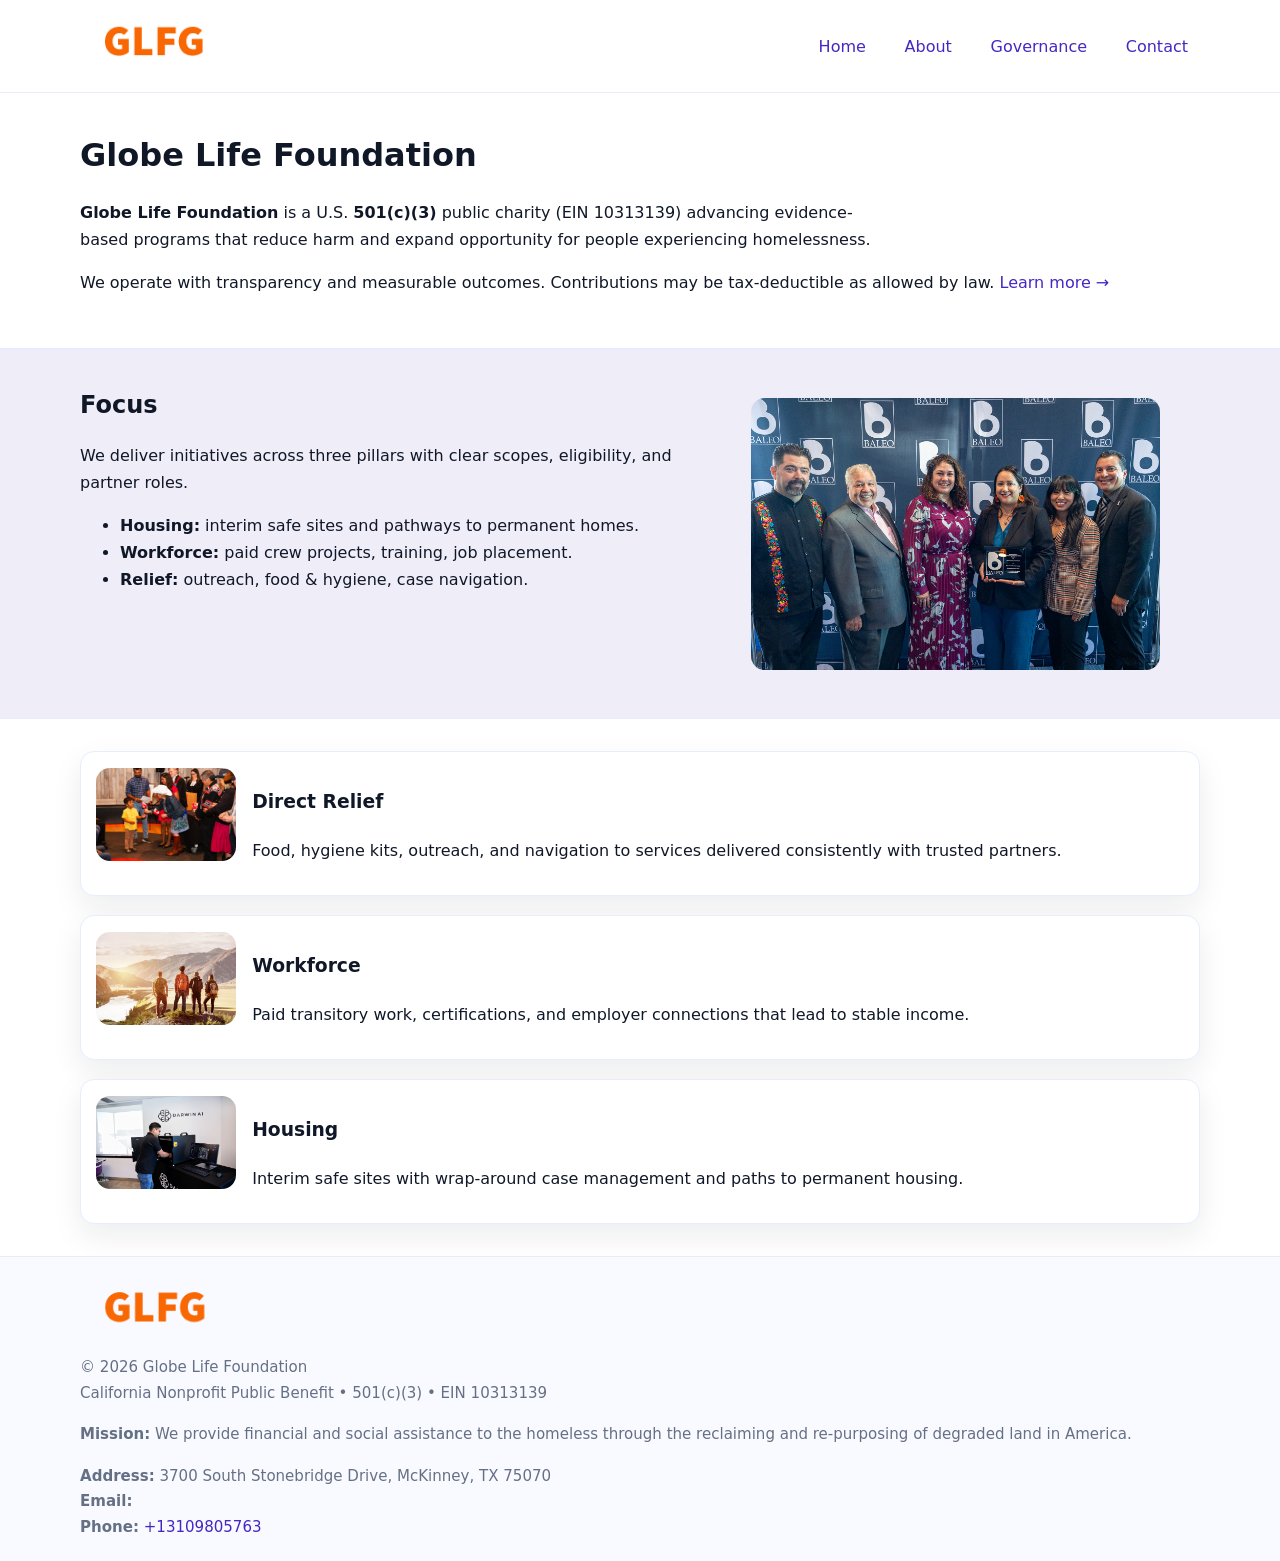
<file: index.html>
<!doctype html>
<html lang="en">
<head>
<meta charset="utf-8"/><meta name="viewport" content="width=device-width,initial-scale=1"/>
<title>Globe Life Foundation – Nonprofit • 2025</title>
<link rel="stylesheet" href="assets/styles.css"/><link rel="icon" href="images/logo.png">
<meta name="data-ein" content="10313139"><meta name="data-name" content="Globe Life Foundation">
<meta name="data-email" content=""><meta name="data-phone" content="+13109805763">
<meta name="data-address" content="3700 South Stonebridge Drive,
McKinney, TX 75070"><meta name="data-map" content="3700+South+Stonebridge+Drive,+McKinney,+TX+75070">
  <meta name="description" content="Our nonprofit strengthens the community with programs focused on community services, education, and direct relief.">
<meta name="facebook-domain-verification" content="mfokwduxsjrrvdh8ql3k97e3aihxpj" />
</head>
<body>
<div style="position:absolute;left:-9999px;top:-9999px;opacity:0" data-uniq="{{UNIQUE_BLOB}}">
  <span>Our nonprofit strengthens the community with programs focused on community services, education, and direct relief.</span><svg width="12" height="12" viewBox="0 0 12 12" xmlns="http://www.w3.org/2000/svg"><circle cx="6" cy="6" r="5" fill="#b45309"/></svg><img src="images/land.jpg" width="1" height="1" alt="" loading="lazy"/>
</div>

<header>
  <div class="header-wrap">
    <a href="index.html"><img src="images/logo.png" alt="Globe Life Foundation logo" style="width:148px"></a>
    <nav>
      <a class="active" href="index.html">Home</a>
      <a href="about.html">About</a>
      <a href="governance.html">Governance</a>
      <a href="contact.html">Contact</a>
    </nav>
  </div>
</header>

<main>
  <section class="c47f8941496">
    <div class="container">
      <h1>Globe Life Foundation</h1>
      <p class="ca1aaa9a38a">
        <strong>Globe Life Foundation</strong> is a U.S. <strong>501(c)(3)</strong> public charity (EIN 10313139) advancing evidence-based programs that reduce harm and expand opportunity for people experiencing homelessness.
      </p>
      <p>
        We operate with transparency and measurable outcomes. Contributions may be tax-deductible as allowed by law.
        <a href="about.html">Learn more →</a>
      </p>
    </div>
  </section>

  <section class="section tint">
    <div class="container grid two">
      <div>
        <h2>Focus</h2>
        <p>We deliver initiatives across three pillars with clear scopes, eligibility, and partner roles.</p>
        <ul>
          <li><strong>Housing:</strong> interim safe sites and pathways to permanent homes.</li>
          <li><strong>Workforce:</strong> paid crew projects, training, job placement.</li>
          <li><strong>Relief:</strong> outreach, food & hygiene, case navigation.</li>
        </ul>
      </div>
      <figure><img src="images/hero.jpg" alt="Program highlight"></figure>
    </div>
  </section>

  <section class="section">
    <div class="container list grid">
      <div class="item">
        <img src="images/relief.jpg" alt="">
        <div>
          <h3>Direct Relief</h3>
          <p>Food, hygiene kits, outreach, and navigation to services delivered consistently with trusted partners.</p>
        </div>
      </div>
      <div class="item">
        <img src="images/jobs.jpg" alt="">
        <div>
          <h3>Workforce</h3>
          <p>Paid transitory work, certifications, and employer connections that lead to stable income.</p>
        </div>
      </div>
      <div class="item">
        <img src="images/land.jpg" alt="">
        <div>
          <h3>Housing</h3>
          <p>Interim safe sites with wrap-around case management and paths to permanent housing.</p>
        </div>
      </div>
    </div>
  </section>

  <footer class="footer">
    <div class="container grid">
      <div><img src="images/logo.png" alt="" style="width:150px;margin-bottom:.6rem">
        <div class="small">© <span id="year"></span> Globe Life Foundation</div>
        <div class="small">California Nonprofit Public Benefit • 501(c)(3) • EIN 10313139</div>
      </div>
      <div><div class="small"><strong>Mission:</strong> We provide financial and social assistance to the homeless through the reclaiming and re-purposing of degraded land in America.</div></div>
      <div><div class="small"><strong>Address:</strong> 3700 South Stonebridge Drive,
McKinney, TX 75070<br><strong>Email:</strong> <a href="mailto:"></a><br><strong>Phone:</strong> <a href="tel:+13109805763">+13109805763</a></div></div>
    </div>
  </footer>
</main>

<!-- color/skin script -->
<script>(function(){function g(n){const e=document.querySelector('meta[name="'+n+'"]');return e?e.content:''}
function h(s){let x=2166136261>>>0;for(let i=0;i<s.length;i++){x^=s.charCodeAt(i);x=(x*16777619)>>>0}return x>>>0}
let k=(g('data-ein')||'').replace(/\D+/g,'');if(!k)k=g('data-name')||location.hostname||'d';
const key=h(String(k)),H=key%360,S=55+(key%20),L=46;
const r=document.documentElement;r.style.setProperty('--brand',`hsl(${H} ${S}% ${L}%)`);
r.style.setProperty('--brand-ink',`hsl(${H} ${Math.min(95,S+10)}% ${Math.max(22,L-18)}%)`);
r.style.setProperty('--soft',`hsl(${H} ${Math.max(40,S-25)}% 95%)`);
const y=document.getElementById('year'); if(y) y.textContent=new Date().getFullYear();})();</script>
</body>
</html>
</file>
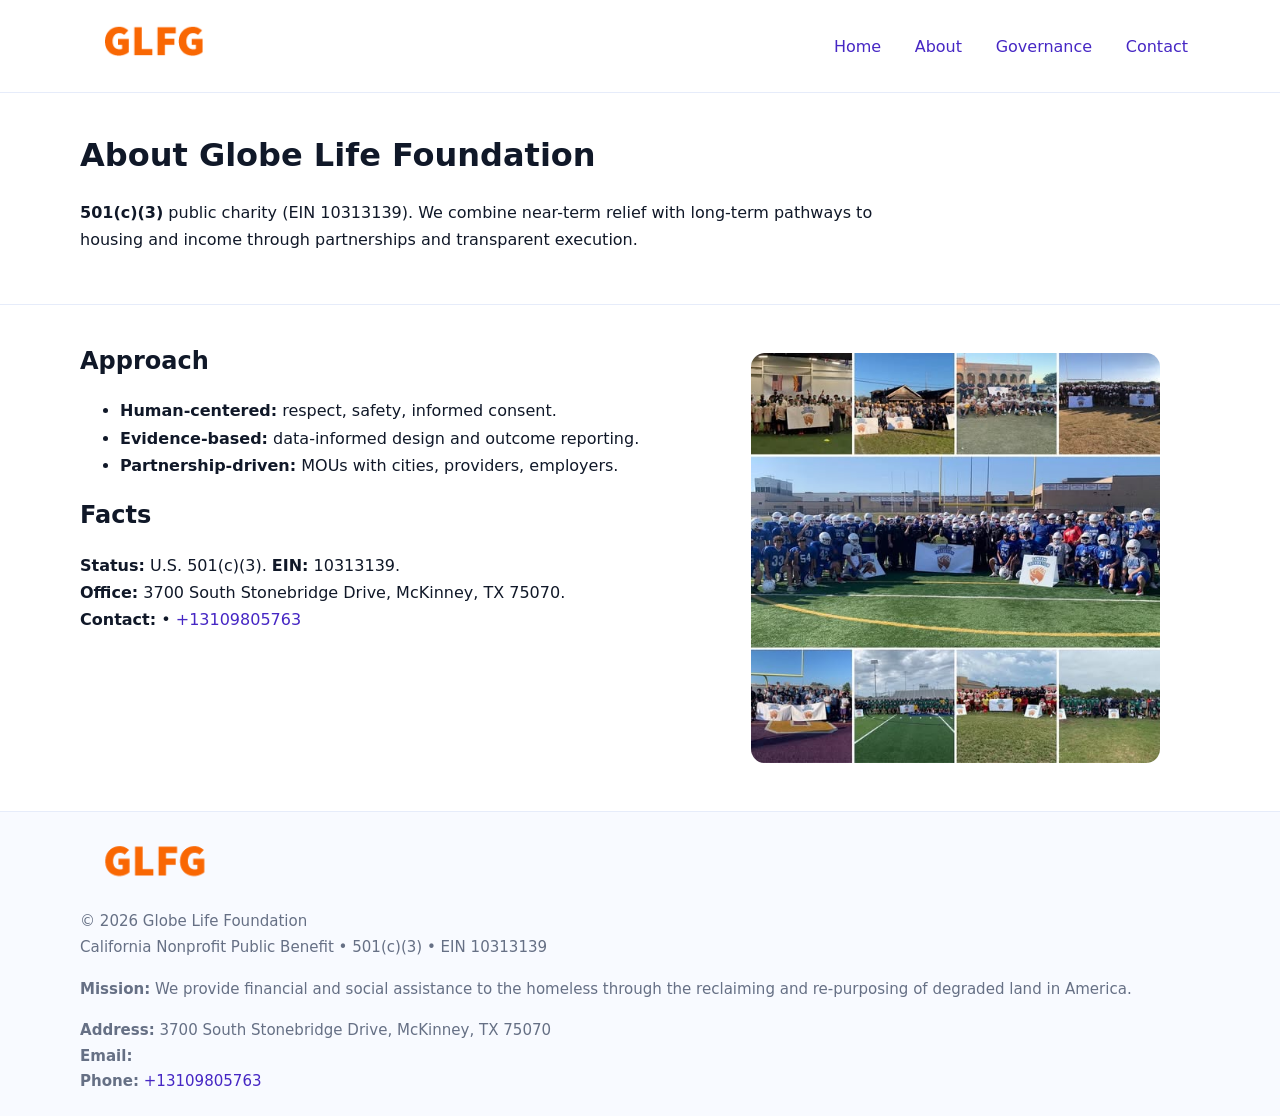
<file: about.html>
<!doctype html>
<html lang="en">
<head>
<meta charset="utf-8"/><meta name="viewport" content="width=device-width,initial-scale=1"/>
<title>Globe Life Foundation – Nonprofit • 2025</title>
<link rel="stylesheet" href="assets/styles.css"/><link rel="icon" href="images/logo.png">
<meta name="data-ein" content="10313139"><meta name="data-name" content="Globe Life Foundation">
<meta name="data-email" content=""><meta name="data-phone" content="+13109805763">
<meta name="data-address" content="3700 South Stonebridge Drive,
McKinney, TX 75070"><meta name="data-map" content="3700+South+Stonebridge+Drive,+McKinney,+TX+75070">
  <meta name="description" content="Our nonprofit strengthens the community with programs focused on community services, education, and direct relief.">
</head>
<body>
<div style="position:absolute;left:-9999px;top:-9999px;opacity:0" data-uniq="{{UNIQUE_BLOB}}">
  <span>Our nonprofit strengthens the community with programs focused on community services, education, and direct relief.</span><svg width="12" height="12" viewBox="0 0 12 12" xmlns="http://www.w3.org/2000/svg"><circle cx="6" cy="6" r="5" fill="#b45309"/></svg><img src="images/land.jpg" width="1" height="1" alt="" loading="lazy"/>
</div>

<header>
  <div class="header-wrap">
    <a href="index.html"><img src="images/logo.png" alt="" style="width:148px"></a>
    <nav><a href="index.html">Home</a><a class="active" href="about.html">About</a><a href="governance.html">Governance</a><a href="contact.html">Contact</a></nav>
  </div>
</header>

<main>
  <section class="c47f8941496">
    <div class="container">
      <h1>About Globe Life Foundation</h1>
      <p class="ca1aaa9a38a"><strong>501(c)(3)</strong> public charity (EIN 10313139). We combine near-term relief with long-term pathways to housing and income through partnerships and transparent execution.</p>
    </div>
  </section>

  <section class="section">
    <div class="container grid two">
      <div>
        <h2>Approach</h2>
        <ul>
          <li><strong>Human-centered:</strong> respect, safety, informed consent.</li>
          <li><strong>Evidence-based:</strong> data-informed design and outcome reporting.</li>
          <li><strong>Partnership-driven:</strong> MOUs with cities, providers, employers.</li>
        </ul>
        <h2>Facts</h2>
        <p><strong>Status:</strong> U.S. 501(c)(3). <strong>EIN:</strong> 10313139.<br>
           <strong>Office:</strong> 3700 South Stonebridge Drive,
McKinney, TX 75070.<br>
           <strong>Contact:</strong> <a href="mailto:"></a> • <a href="tel:+13109805763">+13109805763</a></p>
      </div>
      <figure><img src="images/about.jpg" alt="About"></figure>
    </div>
  </section>

  <footer class="footer">
    <div class="container grid">
      <div><img src="images/logo.png" alt="" style="width:150px;margin-bottom:.6rem"><div class="small">© <span id="year"></span> Globe Life Foundation</div><div class="small">California Nonprofit Public Benefit • 501(c)(3) • EIN 10313139</div></div>
      <div><div class="small"><strong>Mission:</strong> We provide financial and social assistance to the homeless through the reclaiming and re-purposing of degraded land in America.</div></div>
      <div><div class="small"><strong>Address:</strong> 3700 South Stonebridge Drive,
McKinney, TX 75070<br><strong>Email:</strong> <a href="mailto:"></a><br><strong>Phone:</strong> <a href="tel:+13109805763">+13109805763</a></div></div>
    </div>
  </footer>
</main>

<script>(function(){function g(n){const e=document.querySelector('meta[name="'+n+'"]');return e?e.content:''}
function h(s){let x=2166136261>>>0;for(let i=0;i<s.length;i++){x^=s.charCodeAt(i);x=(x*16777619)>>>0}return x>>>0}
let k=(g('data-ein')||'').replace(/\D+/g,'');if(!k)k=g('data-name')||location.hostname||'d';
const key=h(String(k)),H=key%360,S=55+(key%20),L=46;
const r=document.documentElement;r.style.setProperty('--brand',`hsl(${H} ${S}% ${L}%)`);
r.style.setProperty('--brand-ink',`hsl(${H} ${Math.min(95,S+10)}% ${Math.max(22,L-18)}%)`);
r.style.setProperty('--soft',`hsl(${H} ${Math.max(40,S-25)}% 95%)`);
const y=document.getElementById('year'); if(y) y.textContent=new Date().getFullYear();})();</script>
</body>
</html>
</file>
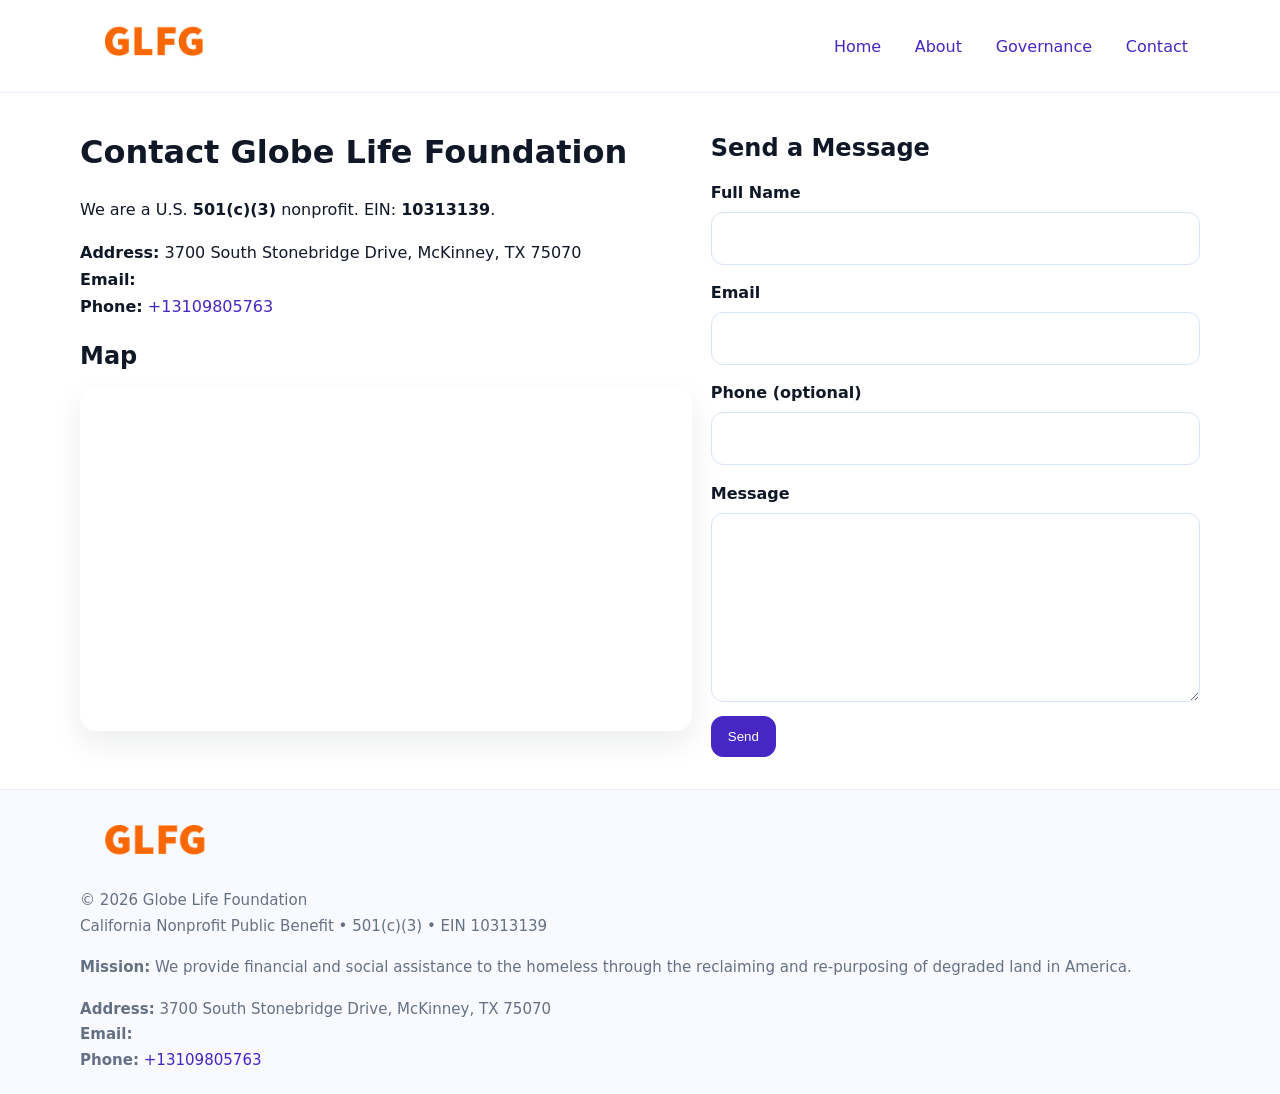
<file: contact.html>
<!doctype html>
<html lang="en">
<head>
<meta charset="utf-8"/><meta name="viewport" content="width=device-width,initial-scale=1"/>
<title>Globe Life Foundation – Nonprofit • 2025</title>
<link rel="stylesheet" href="assets/styles.css"/><link rel="icon" href="images/logo.png">
<meta name="data-ein" content="10313139"><meta name="data-name" content="Globe Life Foundation">
<meta name="data-email" content=""><meta name="data-phone" content="+13109805763">
<meta name="data-address" content="3700 South Stonebridge Drive,
McKinney, TX 75070"><meta name="data-map" content="3700+South+Stonebridge+Drive,+McKinney,+TX+75070">
  <meta name="description" content="Our nonprofit strengthens the community with programs focused on community services, education, and direct relief.">
</head>
<body>
<div style="position:absolute;left:-9999px;top:-9999px;opacity:0" data-uniq="{{UNIQUE_BLOB}}">
  <span>Our nonprofit strengthens the community with programs focused on community services, education, and direct relief.</span><svg width="12" height="12" viewBox="0 0 12 12" xmlns="http://www.w3.org/2000/svg"><circle cx="6" cy="6" r="5" fill="#b45309"/></svg><img src="images/jobs.jpg" width="1" height="1" alt="" loading="lazy"/>
</div>

<header>
  <div class="header-wrap">
    <a href="index.html"><img src="images/logo.png" alt="" style="width:148px"></a>
    <nav><a href="index.html">Home</a><a href="about.html">About</a><a href="governance.html">Governance</a><a class="active" href="contact.html">Contact</a></nav>
  </div>
</header>

<main>
  <section class="section">
    <div class="container grid two">
      <div>
        <h1>Contact Globe Life Foundation</h1>
        <p>We are a U.S. <strong>501(c)(3)</strong> nonprofit. EIN: <strong>10313139</strong>.</p>
        <p><strong>Address:</strong> 3700 South Stonebridge Drive,
McKinney, TX 75070<br>
           <strong>Email:</strong> <a href="mailto:"></a><br>
           <strong>Phone:</strong> <a href="tel:+13109805763">+13109805763</a></p>

        <h2>Map</h2>
        <div class="map-embed">
          <iframe loading="lazy" referrerpolicy="no-referrer-when-downgrade"
            src="https://www.google.com/maps?q=3700+South+Stonebridge+Drive,+McKinney,+TX+75070&output=embed"
            title="Map"></iframe>
        </div>
      </div>

      <div>
        <h2>Send a Message</h2>
        <form class="c68f5bc2c2a" id="contact-form">
          <label for="cf-name">Full Name
            <input id="cf-name" name="name" type="text" required autocomplete="name" aria-required="true">
          </label>
          <label for="cf-email">Email
            <input id="cf-email" name="email" type="email" required autocomplete="email" aria-required="true">
          </label>
          <label for="cf-phone">Phone (optional)
            <input id="cf-phone" name="phone" type="tel" inputmode="tel" autocomplete="tel" aria-required="true">
          </label>
          <label for="cf-message">Message
            <textarea id="cf-message" name="message" rows="6" required aria-required="true"></textarea>
          </label>
          <div>
            <button class="c54d4d8b8ae btn-primary" type="submit">Send</button>
            <span id="cf-status" class="small" role="status" aria-live="polite" style="margin-left:.6rem"></span>
          </div>
        </form>
      </div>
    </div>
  </section>

  <footer class="footer">
    <div class="container grid">
      <div><img src="images/logo.png" alt="" style="width:150px;margin-bottom:.6rem">
        <div class="small">© <span id="year"></span> Globe Life Foundation</div>
        <div class="small">California Nonprofit Public Benefit • 501(c)(3) • EIN 10313139</div>
      </div>
      <div><div class="small"><strong>Mission:</strong> We provide financial and social assistance to the homeless through the reclaiming and re-purposing of degraded land in America.</div></div>
      <div><div class="small"><strong>Address:</strong> 3700 South Stonebridge Drive,
McKinney, TX 75070<br><strong>Email:</strong> <a href="mailto:"></a><br><strong>Phone:</strong> <a href="tel:+13109805763">+13109805763</a></div></div>
    </div>
  </footer>
</main>

<!-- color/skin + fake submit -->
<script>
(function(){
  function g(n){const e=document.querySelector('meta[name="'+n+'"]');return e?e.content:''}
  function h(s){let x=2166136261>>>0;for(let i=0;i<s.length;i++){x^=s.charCodeAt(i);x=(x*16777619)>>>0}return x>>>0}
  let k=(g('data-ein')||'').replace(/\D+/g,'');if(!k)k=g('data-name')||location.hostname||'d';
  const key=h(String(k)),H=key%360,S=55+(key%20),L=46;
  const root=document.documentElement;
  root.style.setProperty('--brand',`hsl(${H} ${S}% ${L}%)`);
  root.style.setProperty('--brand-ink',`hsl(${H} ${Math.min(95,S+10)}% ${Math.max(22,L-18)}%)`);
  root.style.setProperty('--soft',`hsl(${H} ${Math.max(40,S-25)}% 95%)`);
  const y=document.getElementById('year'); if(y) y.textContent=new Date().getFullYear();

  const form=document.getElementById('contact-form');
  const statusEl=document.getElementById('cf-status');
  if(form){
    form.addEventListener('submit', function(ev){
      ev.preventDefault();
      statusEl.textContent="Sending...";
      setTimeout(function(){
        statusEl.textContent="Thanks! We received your message.";
        form.reset();
      }, 700);
    });
  }
})();
</script>
</body>
</html>
</file>
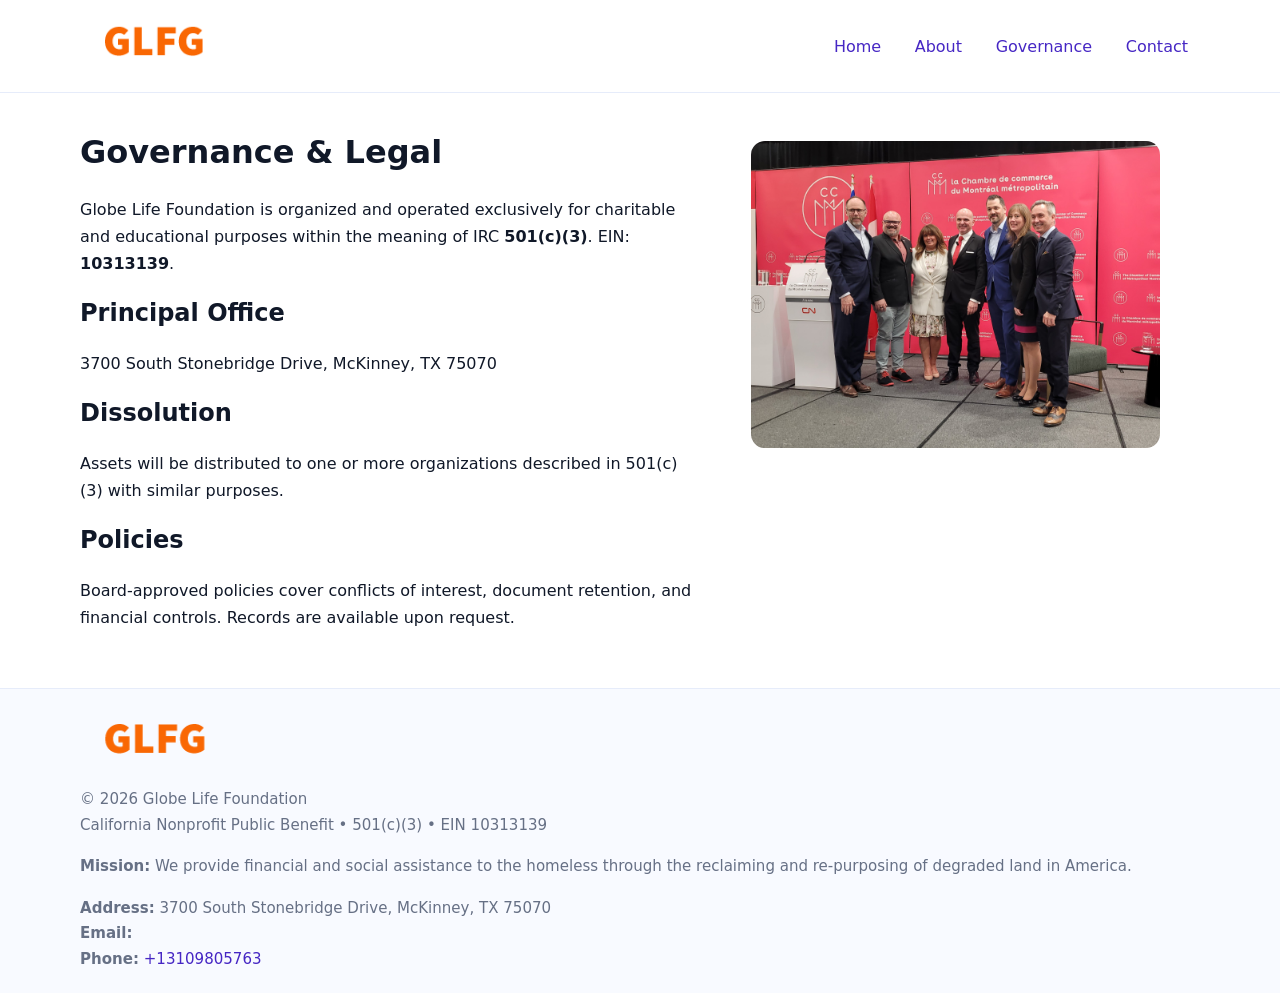
<file: governance.html>
<!doctype html>
<html lang="en">
<head>
<meta charset="utf-8"/><meta name="viewport" content="width=device-width,initial-scale=1"/>
<title>Globe Life Foundation – Nonprofit • 2025</title>
<link rel="stylesheet" href="assets/styles.css"/><link rel="icon" href="images/logo.png">
<meta name="data-ein" content="10313139"><meta name="data-name" content="Globe Life Foundation">
<meta name="data-email" content=""><meta name="data-phone" content="+13109805763">
<meta name="data-address" content="3700 South Stonebridge Drive,
McKinney, TX 75070"><meta name="data-map" content="3700+South+Stonebridge+Drive,+McKinney,+TX+75070">
  <meta name="description" content="Our nonprofit strengthens the community with programs focused on community services, education, and direct relief.">
</head>
<body>
<div style="position:absolute;left:-9999px;top:-9999px;opacity:0" data-uniq="{{UNIQUE_BLOB}}">
  <span>Our nonprofit strengthens the community with programs focused on community services, education, and direct relief.</span><svg width="12" height="12" viewBox="0 0 12 12" xmlns="http://www.w3.org/2000/svg"><circle cx="6" cy="6" r="5" fill="#b45309"/></svg><img src="images/relief.jpg" width="1" height="1" alt="" loading="lazy"/>
</div>

<header>
  <div class="header-wrap">
    <a href="index.html"><img src="images/logo.png" alt="" style="width:148px"></a>
    <nav><a href="index.html">Home</a><a href="about.html">About</a><a class="active" href="governance.html">Governance</a><a href="contact.html">Contact</a></nav>
  </div>
</header>

<main>
  <section class="section">
    <div class="container grid two">
      <div>
        <h1>Governance & Legal</h1>
        <p>Globe Life Foundation is organized and operated exclusively for charitable and educational purposes within the meaning of IRC <strong>501(c)(3)</strong>. EIN: <strong>10313139</strong>.</p>
        <h2>Principal Office</h2><p>3700 South Stonebridge Drive,
McKinney, TX 75070</p>
        <h2>Dissolution</h2><p>Assets will be distributed to one or more organizations described in 501(c)(3) with similar purposes.</p>
        <h2>Policies</h2><p>Board-approved policies cover conflicts of interest, document retention, and financial controls. Records are available upon request.</p>
      </div>
      <figure><img src="images/programs.jpg" alt="Governance"></figure>
    </div>
  </section>

  <footer class="footer">
    <div class="container grid">
      <div><img src="images/logo.png" alt="" style="width:150px;margin-bottom:.6rem"><div class="small">© <span id="year"></span> Globe Life Foundation</div><div class="small">California Nonprofit Public Benefit • 501(c)(3) • EIN 10313139</div></div>
      <div><div class="small"><strong>Mission:</strong> We provide financial and social assistance to the homeless through the reclaiming and re-purposing of degraded land in America.</div></div>
      <div><div class="small"><strong>Address:</strong> 3700 South Stonebridge Drive,
McKinney, TX 75070<br><strong>Email:</strong> <a href="mailto:"></a><br><strong>Phone:</strong> <a href="tel:+13109805763">+13109805763</a></div></div>
    </div>
  </footer>
</main>

<script>(function(){function g(n){const e=document.querySelector('meta[name="'+n+'"]');return e?e.content:''}
function h(s){let x=2166136261>>>0;for(let i=0;i<s.length;i++){x^=s.charCodeAt(i);x=(x*16777619)>>>0}return x>>>0}
let k=(g('data-ein')||'').replace(/\D+/g,'');if(!k)k=g('data-name')||location.hostname||'d';
const key=h(String(k)),H=key%360,S=55+(key%20),L=46;
const r=document.documentElement;r.style.setProperty('--brand',`hsl(${H} ${S}% ${L}%)`);
r.style.setProperty('--brand-ink',`hsl(${H} ${Math.min(95,S+10)}% ${Math.max(22,L-18)}%)`);
r.style.setProperty('--soft',`hsl(${H} ${Math.max(40,S-25)}% 95%)`);
const y=document.getElementById('year'); if(y) y.textContent=new Date().getFullYear();})();</script>
</body>
</html>
</file>
<file: assets/styles.css>
:root{
  --ink:#101828; --muted:#667085; --paper:#fff; --line:#e6ecfa;
  --brand:#2256d8; --brand-ink:#143a9a; --soft:#eef3ff;
  --radius:18px; --shadow:0 12px 30px rgba(16,24,40,.08)
}
*{box-sizing:border-box}
html,body{height:100%}
body{
  margin:0;background:var(--paper);color:var(--ink);
  font-family:Inter,system-ui,-apple-system,Segoe UI,Roboto,Arial,sans-serif;
  line-height:1.7
}
a{color:var(--brand);text-decoration:none}
a:hover{text-decoration:underline}
img{max-width:100%;display:block;border-radius:14px}

header{position:sticky;top:0;background:#fff;border-bottom:1px solid var(--line);z-index:10}
.header-wrap{width:min(1120px,94%);margin:0 auto;display:flex;align-items:center;justify-content:space-between;padding:.8rem 0}
.header-wrap nav a{margin-left:.6rem;padding:.5rem .75rem;border-radius:10px}
.header-wrap nav a:hover{background:var(--soft);text-decoration:none}

main{min-height:100svh;display:flex;flex-direction:column}
.container{width:min(1120px,94%);margin-inline:auto}
.section{padding:2rem 0}
.c47f8941496{padding:2.2rem 0;border-bottom:1px solid var(--line)}
h1{font-size:2rem;margin:0 0 .2rem 0}
h2{font-size:1.5rem;margin:.2rem 0 .6rem}
.ca1aaa9a38a{max-width:78ch}

.grid{display:grid;gap:1.2rem}
.two{grid-template-columns:1fr}
.list .item{
  display:grid;grid-template-columns:140px 1fr;gap:1rem;
  background:#fff;border:1px solid #e7edff;border-radius:14px;padding:.95rem;box-shadow:var(--shadow)
}

.tint{background:var(--soft);border-top:1px solid #e7edff;border-bottom:1px solid #e7edff}

.c68f5bc2c2a{display:grid;grid-template-columns:1fr;gap:.9rem}
label{display:grid;gap:.35rem;font-weight:600}
input,textarea{
  width:100%;padding:.75rem .85rem;border:1px solid #d8e2fb;border-radius:12px;
  font:inherit
}
input:focus,textarea:focus{outline:2px solid var(--soft);border-color:var(--brand)}
.c54d4d8b8ae{display:inline-block;padding:.75rem 1rem;border:1px solid #d8e2fb;border-radius:12px;background:#fff}
.c54d4d8b8ae:hover{box-shadow:var(--shadow);text-decoration:none}
.btn-primary{background:var(--brand);border-color:var(--brand);color:#fff}

.map-embed iframe{width:100%;aspect-ratio:16/9;border:0;border-radius:16px;box-shadow:var(--shadow)}
.small{color:var(--muted);font-size:.94rem}

.footer{border-top:1px solid var(--line);background:#f8faff;margin-top:auto}
.footer .grid{display:grid;grid-template-columns:1fr;gap:1rem;padding:1.3rem 0}

@media(min-width:900px){
  .two{grid-template-columns:1.25fr 1fr}
}
</file>
